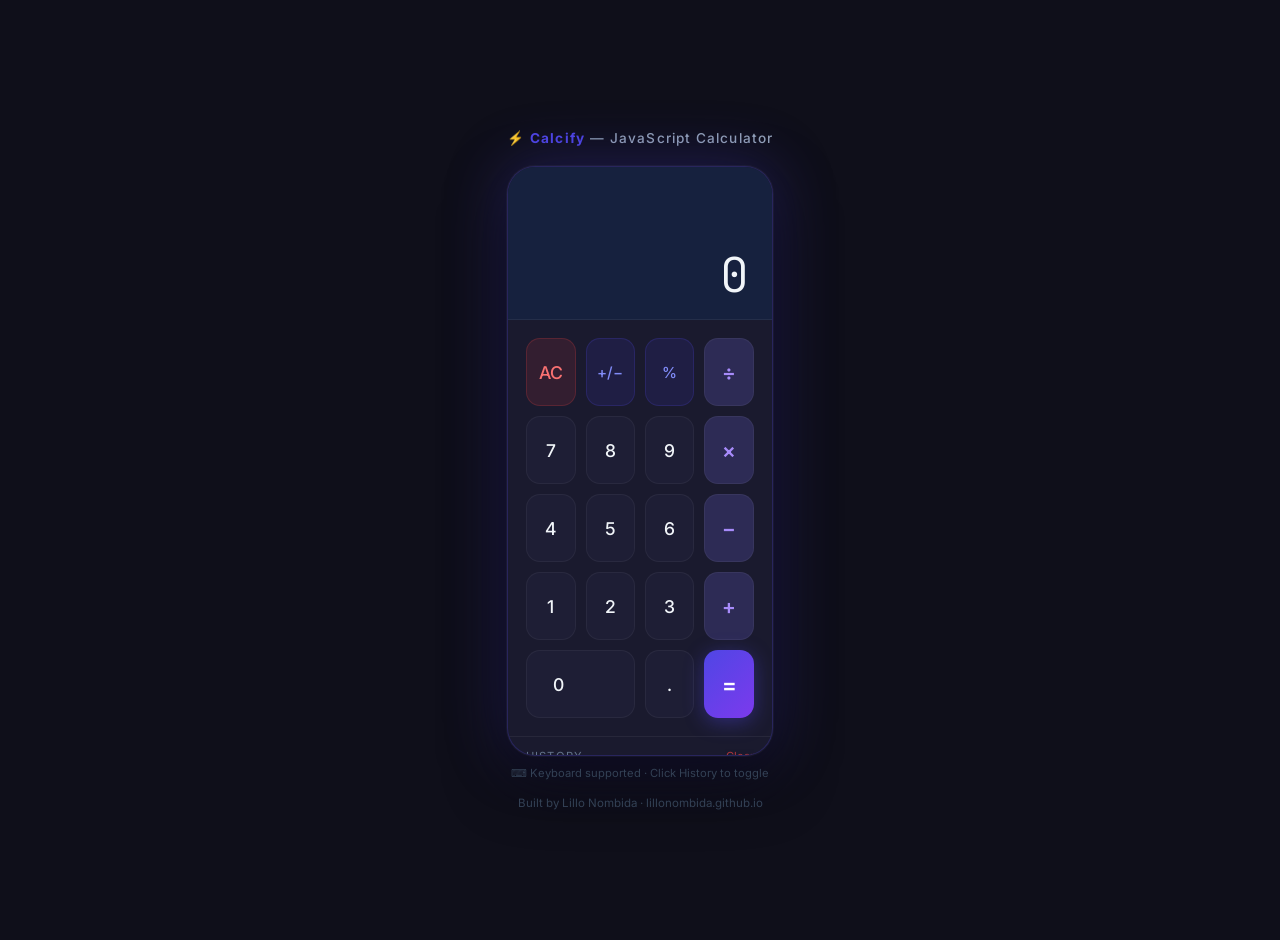
<file: index.html>
<!DOCTYPE html>
<html lang="en">
<head>
  <meta charset="UTF-8"/>
  <meta name="viewport" content="width=device-width, initial-scale=1.0"/>
  <title>Calcify — JavaScript Calculator</title>
  <link href="https://fonts.googleapis.com/css2?family=Inter:wght@300;400;500;600;700&family=JetBrains+Mono:wght@300;400;500&display=swap" rel="stylesheet"/>
  <style>
    *, *::before, *::after { box-sizing: border-box; margin: 0; padding: 0; }

    :root {
      --bg:          #0f0f1a;
      --surface:     #1a1a2e;
      --surface2:    #16213e;
      --accent:      #4f46e5;
      --accent2:     #7c3aed;
      --accent-glow: rgba(79,70,229,0.35);
      --op-bg:       #2d2b55;
      --op-hover:    #3d3b75;
      --num-bg:      #1e1e35;
      --num-hover:   #2a2a4a;
      --eq-bg:       linear-gradient(135deg, #4f46e5, #7c3aed);
      --text:        #f1f5f9;
      --text-dim:    #94a3b8;
      --text-history:#64748b;
      --red:         #ef4444;
      --radius:      16px;
      --btn-radius:  14px;
    }

    html, body {
      min-height: 100vh;
      background: var(--bg);
      display: flex;
      flex-direction: column;
      align-items: center;
      justify-content: center;
      font-family: 'Inter', sans-serif;
      padding: 20px 16px;
    }

    /* ── BRAND ── */
    .brand {
      font-size: 0.85rem;
      color: var(--text-dim);
      letter-spacing: 0.08em;
      margin-bottom: 20px;
      font-weight: 500;
    }

    .brand strong { color: var(--accent); }

    /* ── SHELL ── */
    .calc {
      width: 100%;
      max-width: 360px;
      background: var(--surface);
      border-radius: 28px;
      border: 1px solid rgba(79,70,229,0.25);
      box-shadow:
        0 0 0 1px rgba(255,255,255,0.04),
        0 24px 60px rgba(0,0,0,0.6),
        0 0 60px var(--accent-glow);
      overflow: hidden;
    }

    /* ── DISPLAY ── */
    .display {
      background: var(--surface2);
      padding: 28px 24px 20px;
      border-bottom: 1px solid rgba(255,255,255,0.06);
      min-height: 140px;
      display: flex;
      flex-direction: column;
      justify-content: flex-end;
    }

    .history {
      font-family: 'JetBrains Mono', monospace;
      font-size: 0.8rem;
      color: var(--text-history);
      min-height: 20px;
      text-align: right;
      margin-bottom: 8px;
      letter-spacing: 0.02em;
      overflow: hidden;
      text-overflow: ellipsis;
      white-space: nowrap;
    }

    .expression {
      font-family: 'JetBrains Mono', monospace;
      font-size: 0.9rem;
      color: var(--text-dim);
      text-align: right;
      min-height: 22px;
      margin-bottom: 6px;
      letter-spacing: 0.02em;
      overflow: hidden;
      text-overflow: ellipsis;
      white-space: nowrap;
    }

    .main-display {
      font-family: 'JetBrains Mono', monospace;
      font-size: 3rem;
      font-weight: 300;
      color: var(--text);
      text-align: right;
      line-height: 1;
      letter-spacing: -0.02em;
      overflow: hidden;
      text-overflow: ellipsis;
      white-space: nowrap;
      transition: font-size 0.1s;
    }

    .main-display.small  { font-size: 2.2rem; }
    .main-display.xsmall { font-size: 1.6rem; }

    /* ── BUTTON GRID ── */
    .buttons {
      display: grid;
      grid-template-columns: repeat(4, 1fr);
      gap: 10px;
      padding: 18px;
    }

    .btn {
      background: var(--num-bg);
      border: 1px solid rgba(255,255,255,0.05);
      border-radius: var(--btn-radius);
      color: var(--text);
      font-family: 'Inter', sans-serif;
      font-size: 1.1rem;
      font-weight: 500;
      cursor: pointer;
      padding: 0;
      height: 68px;
      display: flex;
      align-items: center;
      justify-content: center;
      transition: background 0.12s, transform 0.08s, box-shadow 0.12s;
      position: relative;
      overflow: hidden;
      user-select: none;
      -webkit-tap-highlight-color: transparent;
    }

    .btn::after {
      content: '';
      position: absolute;
      inset: 0;
      background: rgba(255,255,255,0);
      transition: background 0.12s;
      border-radius: inherit;
    }

    .btn:hover { background: var(--num-hover); }
    .btn:hover::after { background: rgba(255,255,255,0.04); }
    .btn:active { transform: scale(0.94); }

    /* Operator buttons */
    .btn.op {
      background: var(--op-bg);
      color: #a78bfa;
      font-size: 1.3rem;
      font-weight: 600;
    }
    .btn.op:hover { background: var(--op-hover); }

    /* Clear / special */
    .btn.clear {
      background: rgba(239,68,68,0.12);
      color: #f87171;
      border-color: rgba(239,68,68,0.2);
    }
    .btn.clear:hover { background: rgba(239,68,68,0.22); }

    .btn.special {
      background: rgba(79,70,229,0.12);
      color: #818cf8;
      border-color: rgba(79,70,229,0.2);
      font-size: 0.95rem;
    }
    .btn.special:hover { background: rgba(79,70,229,0.22); }

    /* Equals */
    .btn.eq {
      background: var(--eq-bg);
      color: #fff;
      font-size: 1.4rem;
      font-weight: 600;
      border: none;
      box-shadow: 0 4px 20px rgba(79,70,229,0.4);
      grid-column: span 1;
    }
    .btn.eq:hover { box-shadow: 0 4px 28px rgba(79,70,229,0.6); filter: brightness(1.1); }

    /* Zero spans 2 cols */
    .btn.zero { grid-column: span 2; justify-content: flex-start; padding-left: 26px; }

    /* Ripple effect */
    .ripple {
      position: absolute;
      border-radius: 50%;
      background: rgba(255,255,255,0.18);
      transform: scale(0);
      animation: ripple 0.4s linear;
      pointer-events: none;
    }
    @keyframes ripple {
      to { transform: scale(4); opacity: 0; }
    }

    /* ── HISTORY PANEL ── */
    .history-panel {
      border-top: 1px solid rgba(255,255,255,0.06);
      padding: 0 18px 18px;
      max-height: 0;
      overflow: hidden;
      transition: max-height 0.3s ease;
    }
    .history-panel.open { max-height: 200px; }

    .history-title {
      font-size: 0.7rem;
      color: var(--text-history);
      text-transform: uppercase;
      letter-spacing: 0.1em;
      padding: 12px 0 8px;
      display: flex;
      justify-content: space-between;
      align-items: center;
    }

    .history-clear {
      background: none;
      border: none;
      color: var(--red);
      font-size: 0.7rem;
      cursor: pointer;
      font-family: 'Inter', sans-serif;
      opacity: 0.7;
      transition: opacity 0.2s;
    }
    .history-clear:hover { opacity: 1; }

    .history-list {
      list-style: none;
      overflow-y: auto;
      max-height: 140px;
      scrollbar-width: thin;
      scrollbar-color: rgba(255,255,255,0.1) transparent;
    }

    .history-list li {
      font-family: 'JetBrains Mono', monospace;
      font-size: 0.8rem;
      color: var(--text-history);
      padding: 5px 0;
      border-bottom: 1px solid rgba(255,255,255,0.04);
      cursor: pointer;
      transition: color 0.15s;
      text-align: right;
    }
    .history-list li:hover { color: var(--text-dim); }
    .history-list li span { color: var(--text); font-weight: 500; }

    /* ── FOOTER ── */
    .footer {
      margin-top: 16px;
      font-size: 0.72rem;
      color: #334155;
      text-align: center;
    }

    /* ── KEYBOARD HINT ── */
    .kb-hint {
      margin-top: 10px;
      font-size: 0.7rem;
      color: #334155;
      text-align: center;
    }

    @media (max-width: 400px) {
      .btn { height: 60px; font-size: 1rem; }
      .main-display { font-size: 2.6rem; }
    }
  </style>
</head>
<body>

  <div class="brand">⚡ <strong>Calcify</strong> — JavaScript Calculator</div>

  <div class="calc" id="calc">

    <!-- Display -->
    <div class="display">
      <div class="history" id="historyLine"></div>
      <div class="expression" id="expressionLine"></div>
      <div class="main-display" id="mainDisplay">0</div>
    </div>

    <!-- Buttons -->
    <div class="buttons">
      <!-- Row 1 -->
      <button class="btn clear"    data-action="clear">AC</button>
      <button class="btn special"  data-action="sign">+/−</button>
      <button class="btn special"  data-action="percent">%</button>
      <button class="btn op"       data-action="op" data-val="÷">÷</button>

      <!-- Row 2 -->
      <button class="btn"          data-action="num" data-val="7">7</button>
      <button class="btn"          data-action="num" data-val="8">8</button>
      <button class="btn"          data-action="num" data-val="9">9</button>
      <button class="btn op"       data-action="op"  data-val="×">×</button>

      <!-- Row 3 -->
      <button class="btn"          data-action="num" data-val="4">4</button>
      <button class="btn"          data-action="num" data-val="5">5</button>
      <button class="btn"          data-action="num" data-val="6">6</button>
      <button class="btn op"       data-action="op"  data-val="−">−</button>

      <!-- Row 4 -->
      <button class="btn"          data-action="num" data-val="1">1</button>
      <button class="btn"          data-action="num" data-val="2">2</button>
      <button class="btn"          data-action="num" data-val="3">3</button>
      <button class="btn op"       data-action="op"  data-val="+">+</button>

      <!-- Row 5 -->
      <button class="btn zero"     data-action="num" data-val="0">0</button>
      <button class="btn"          data-action="decimal">.</button>
      <button class="btn eq"       data-action="equals">=</button>
    </div>

    <!-- History Panel -->
    <div class="history-panel" id="historyPanel">
      <div class="history-title">
        History
        <button class="history-clear" onclick="clearHistory()">Clear</button>
      </div>
      <ul class="history-list" id="historyList"></ul>
    </div>

  </div>

  <div class="kb-hint">⌨ Keyboard supported · Click History to toggle</div>
  <div class="footer">Built by Lillo Nombida · lillonombida.github.io</div>

<script>
  // ── STATE ──
  let current    = '0';
  let previous   = '';
  let operator   = null;
  let shouldReset = false;
  let history    = [];
  let histOpen   = false;

  // ── DOM ──
  const mainDisplay   = document.getElementById('mainDisplay');
  const expressionLine = document.getElementById('expressionLine');
  const historyLine   = document.getElementById('historyLine');
  const historyPanel  = document.getElementById('historyPanel');
  const historyList   = document.getElementById('historyList');

  // ── DISPLAY ──
  function updateDisplay() {
    // Scale font based on length
    const len = current.length;
    mainDisplay.className = 'main-display' + (len > 12 ? ' xsmall' : len > 9 ? ' small' : '');
    mainDisplay.textContent = formatNumber(current);

    if (operator && previous) {
      expressionLine.textContent = `${formatNumber(previous)} ${operator}`;
    } else {
      expressionLine.textContent = '';
    }
  }

  function formatNumber(n) {
    if (n === 'Error') return 'Error';
    if (n.includes('.')) {
      const [int, dec] = n.split('.');
      return Number(int).toLocaleString() + '.' + dec;
    }
    if (n === '-') return '-';
    const num = parseFloat(n);
    if (isNaN(num)) return n;
    if (Math.abs(num) >= 1e15) return num.toExponential(4);
    return num.toLocaleString();
  }

  // ── NUMBER INPUT ──
  function inputNum(val) {
    if (shouldReset) { current = val === '0' ? '0' : val; shouldReset = false; }
    else if (current === '0' && val !== '.') current = val;
    else if (current.length >= 16) return;
    else current += val;
    updateDisplay();
  }

  // ── DECIMAL ──
  function inputDecimal() {
    if (shouldReset) { current = '0.'; shouldReset = false; }
    else if (!current.includes('.')) current += '.';
    updateDisplay();
  }

  // ── OPERATOR ──
  function inputOp(op) {
    if (operator && !shouldReset) calculate(true);
    previous = current;
    operator = op;
    shouldReset = true;
    updateDisplay();
  }

  // ── CALCULATE ──
  function calculate(chain = false) {
    if (!operator || !previous) return;
    const a = parseFloat(previous);
    const b = parseFloat(current);
    let result;

    switch (operator) {
      case '+': result = a + b; break;
      case '−': result = a - b; break;
      case '×': result = a * b; break;
      case '÷': result = b === 0 ? 'Error' : a / b; break;
      default: return;
    }

    const expr = `${formatNumber(previous)} ${operator} ${formatNumber(current)}`;
    const resultStr = result === 'Error' ? 'Error' : parseFloat(result.toPrecision(12)).toString();

    if (!chain) {
      historyLine.textContent = `${expr} =`;
      addToHistory(expr, resultStr);
    }

    current = resultStr;
    if (!chain) { previous = ''; operator = null; }
    shouldReset = true;
    updateDisplay();
  }

  // ── CLEAR ──
  function clear() {
    current = '0'; previous = ''; operator = null; shouldReset = false;
    historyLine.textContent = '';
    expressionLine.textContent = '';
    updateDisplay();
  }

  // ── SIGN ──
  function toggleSign() {
    if (current === '0' || current === 'Error') return;
    current = current.startsWith('-') ? current.slice(1) : '-' + current;
    updateDisplay();
  }

  // ── PERCENT ──
  function percent() {
    if (current === 'Error') return;
    current = (parseFloat(current) / 100).toString();
    updateDisplay();
  }

  // ── HISTORY ──
  function addToHistory(expr, result) {
    history.unshift({ expr, result });
    if (history.length > 20) history.pop();
    renderHistory();
  }

  function renderHistory() {
    historyList.innerHTML = history.map((h, i) =>
      `<li onclick="recallHistory(${i})">${h.expr} = <span>${formatNumber(h.result)}</span></li>`
    ).join('');
  }

  function recallHistory(i) {
    current = history[i].result;
    shouldReset = true;
    updateDisplay();
  }

  function clearHistory() {
    history = [];
    historyList.innerHTML = '';
  }

  // ── TOGGLE HISTORY ──
  document.querySelector('.display').addEventListener('click', () => {
    histOpen = !histOpen;
    historyPanel.classList.toggle('open', histOpen);
  });

  // ── RIPPLE ──
  function addRipple(btn, e) {
    const rect = btn.getBoundingClientRect();
    const r = document.createElement('span');
    r.className = 'ripple';
    const size = Math.max(rect.width, rect.height);
    r.style.cssText = `width:${size}px;height:${size}px;left:${e.clientX-rect.left-size/2}px;top:${e.clientY-rect.top-size/2}px`;
    btn.appendChild(r);
    setTimeout(() => r.remove(), 400);
  }

  // ── BUTTON EVENTS ──
  document.querySelectorAll('.btn').forEach(btn => {
    btn.addEventListener('click', e => {
      addRipple(btn, e);
      const action = btn.dataset.action;
      const val    = btn.dataset.val;
      switch (action) {
        case 'num':     inputNum(val); break;
        case 'op':      inputOp(val); break;
        case 'equals':  calculate(); break;
        case 'clear':   clear(); break;
        case 'sign':    toggleSign(); break;
        case 'percent': percent(); break;
        case 'decimal': inputDecimal(); break;
      }
    });
  });

  // ── KEYBOARD ──
  document.addEventListener('keydown', e => {
    if (e.key >= '0' && e.key <= '9') inputNum(e.key);
    else if (e.key === '.') inputDecimal();
    else if (e.key === '+') inputOp('+');
    else if (e.key === '-') inputOp('−');
    else if (e.key === '*') inputOp('×');
    else if (e.key === '/') { e.preventDefault(); inputOp('÷'); }
    else if (e.key === 'Enter' || e.key === '=') calculate();
    else if (e.key === 'Escape') clear();
    else if (e.key === 'Backspace') {
      if (current.length > 1) current = current.slice(0,-1);
      else current = '0';
      updateDisplay();
    }
    else if (e.key === '%') percent();
  });

  // ── INIT ──
  updateDisplay();
</script>
</body>
</html>
</file>
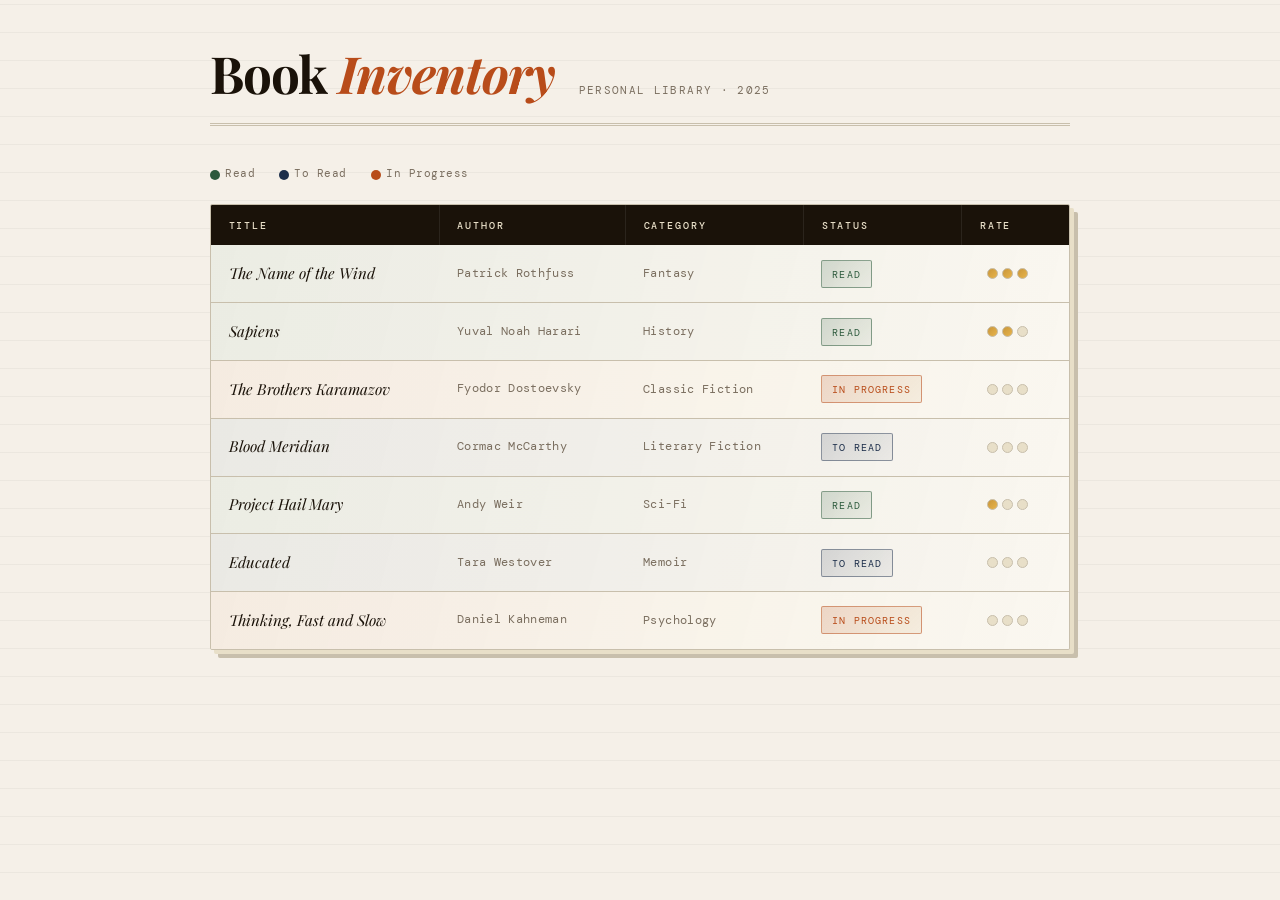
<file: book-inventory.html>
<!DOCTYPE html>
<html lang="en">
<head>
  <meta charset="UTF-8" />
  <meta name="viewport" content="width=device-width, initial-scale=1.0" />
  <title>Book Inventory</title>
  <link href="https://fonts.googleapis.com/css2?family=Playfair+Display:ital,wght@0,400;0,700;1,400&family=Libre+Baskerville:ital@0;1&family=DM+Mono:wght@400;500&display=swap" rel="stylesheet" />
  <style>
    :root {
      --ink: #1a1209;
      --paper: #f5f0e8;
      --aged: #e8dfc8;
      --rust: #b84c1a;
      --forest: #2d5a3d;
      --navy: #1c2e4a;
      --gold: #c9963a;
      --muted: #7a6e5f;
      --rule: #c8bfac;
    }

    *, *::before, *::after { box-sizing: border-box; margin: 0; padding: 0; }

    body {
      background-color: var(--paper);
      background-image:
        repeating-linear-gradient(
          0deg,
          transparent,
          transparent 27px,
          rgba(0,0,0,0.04) 27px,
          rgba(0,0,0,0.04) 28px
        );
      font-family: 'Libre Baskerville', Georgia, serif;
      color: var(--ink);
      min-height: 100vh;
      padding: 3rem 2rem 5rem;
    }

    /* ── Page header ── */
    .page-header {
      max-width: 860px;
      margin: 0 auto 2.5rem;
      border-bottom: 3px double var(--rule);
      padding-bottom: 1.5rem;
      display: flex;
      align-items: baseline;
      gap: 1.5rem;
    }

    h1 {
      font-family: 'Playfair Display', Georgia, serif;
      font-size: clamp(2rem, 5vw, 3.2rem);
      font-weight: 700;
      letter-spacing: -0.02em;
      color: var(--ink);
      line-height: 1;
    }

    h1 em {
      font-style: italic;
      color: var(--rust);
    }

    .subtitle {
      font-family: 'DM Mono', monospace;
      font-size: 0.7rem;
      color: var(--muted);
      letter-spacing: 0.12em;
      text-transform: uppercase;
      white-space: nowrap;
    }

    /* ── Legend ── */
    .legend {
      max-width: 860px;
      margin: 0 auto 1.5rem;
      display: flex;
      gap: 1.5rem;
      font-family: 'DM Mono', monospace;
      font-size: 0.68rem;
      color: var(--muted);
      letter-spacing: 0.05em;
    }

    .legend-dot {
      width: 10px;
      height: 10px;
      border-radius: 50%;
      display: inline-block;
      margin-right: 5px;
      vertical-align: middle;
    }

    /* ── Table wrapper ── */
    .table-wrap {
      max-width: 860px;
      margin: 0 auto;
      border: 1px solid var(--rule);
      border-radius: 2px;
      overflow: hidden;
      box-shadow: 4px 4px 0 var(--aged), 8px 8px 0 var(--rule);
    }

    table {
      width: 100%;
      border-collapse: collapse;
      background: #faf7f0;
    }

    thead tr {
      background: var(--ink);
    }

    thead th {
      font-family: 'DM Mono', monospace;
      font-size: 0.65rem;
      letter-spacing: 0.18em;
      text-transform: uppercase;
      color: var(--aged);
      padding: 0.85rem 1.1rem;
      text-align: left;
      font-weight: 500;
      border-right: 1px solid rgba(255,255,255,0.08);
    }

    thead th:last-child { border-right: none; }

    tbody tr {
      border-bottom: 1px solid var(--rule);
      transition: filter 0.15s;
    }

    tbody tr:last-child { border-bottom: none; }
    tbody tr:hover { filter: brightness(0.97); }

    td {
      padding: 0.9rem 1.1rem;
      vertical-align: middle;
      font-size: 0.88rem;
      line-height: 1.4;
    }

    td:first-child {
      font-family: 'Playfair Display', Georgia, serif;
      font-style: italic;
      font-size: 0.95rem;
    }

    td:nth-child(2) {
      font-family: 'DM Mono', monospace;
      font-size: 0.72rem;
      color: var(--muted);
      letter-spacing: 0.03em;
    }

    td:nth-child(3) {
      font-size: 0.78rem;
      color: var(--muted);
      font-family: 'DM Mono', monospace;
      letter-spacing: 0.03em;
    }

    /* ── Row status background gradients (attribute selectors) ── */
    tr[class~="read"] {
      background-image: linear-gradient(
        105deg,
        rgba(45, 90, 61, 0.07) 0%,
        rgba(45, 90, 61, 0.03) 60%,
        rgba(45, 90, 61, 0.0) 100%
      );
    }

    tr[class~="to-read"] {
      background-image: linear-gradient(
        105deg,
        rgba(28, 46, 74, 0.07) 0%,
        rgba(28, 46, 74, 0.03) 60%,
        rgba(28, 46, 74, 0.0) 100%
      );
    }

    tr[class~="in-progress"] {
      background-image: linear-gradient(
        105deg,
        rgba(184, 76, 26, 0.07) 0%,
        rgba(201, 150, 58, 0.03) 60%,
        rgba(201, 150, 58, 0.0) 100%
      );
    }

    /* ── Span display ── */
    span {
      display: inline-block;
    }

    /* ── Status + Rate span sizing (attribute selector: class starts with) ── */
    span[class~="status"],
    span[class^="rate"] {
      height: 28px;
      width: auto;
      padding: 0 10px;
    }

    /* ── Status badges ── */
    span[class~="status"] {
      font-family: 'DM Mono', monospace;
      font-size: 0.6rem;
      letter-spacing: 0.12em;
      text-transform: uppercase;
      line-height: 28px;
      border-radius: 2px;
      white-space: nowrap;
    }

    tr[class~="read"] span[class~="status"] {
      border: 1px solid rgba(45, 90, 61, 0.5);
      background-image: linear-gradient(135deg, rgba(45,90,61,0.18) 0%, rgba(45,90,61,0.06) 100%);
      color: var(--forest);
    }

    tr[class~="to-read"] span[class~="status"] {
      border: 1px solid rgba(28, 46, 74, 0.45);
      background-image: linear-gradient(135deg, rgba(28,46,74,0.15) 0%, rgba(28,46,74,0.05) 100%);
      color: var(--navy);
    }

    tr[class~="in-progress"] span[class~="status"] {
      border: 1px solid rgba(184, 76, 26, 0.5);
      background-image: linear-gradient(135deg, rgba(184,76,26,0.18) 0%, rgba(201,150,58,0.08) 100%);
      color: var(--rust);
    }

    /* ── Rate container ── */
    span[class^="rate"] {
      display: inline-flex;
      align-items: center;
      gap: 0;
      padding: 0 6px;
      width: auto;
    }

    /* ── Rate dots (children of rate spans) ── */
    span[class^="rate"] > span {
      border: 1.5px solid var(--rule);
      border-radius: 50%;
      margin: 0 2px;
      height: 11px;
      width: 11px;
      background-color: var(--aged);
    }

    /* ── Filled dots by rating ── */
    span[class~="one"] > span:first-child {
      background-image: linear-gradient(135deg, var(--gold) 0%, #e8b44a 100%);
    }

    span[class*="two"] > span:nth-child(-n+2) {
      background-image: linear-gradient(135deg, var(--gold) 0%, #e8b44a 100%);
    }

    span[class*="three"] > span {
      background-image: linear-gradient(135deg, var(--gold) 0%, #e8b44a 100%);
    }

  </style>
</head>
<body>

  <header class="page-header">
    <h1>Book <em>Inventory</em></h1>
    <span class="subtitle">Personal Library · 2025</span>
  </header>

  <div class="legend">
    <span><span class="legend-dot" style="background:var(--forest)"></span>Read</span>
    <span><span class="legend-dot" style="background:var(--navy)"></span>To Read</span>
    <span><span class="legend-dot" style="background:var(--rust)"></span>In Progress</span>
  </div>

  <div class="table-wrap">
    <table>
      <thead>
        <tr>
          <th>Title</th>
          <th>Author</th>
          <th>Category</th>
          <th>Status</th>
          <th>Rate</th>
        </tr>
      </thead>
      <tbody>

        <tr class="read">
          <td>The Name of the Wind</td>
          <td>Patrick Rothfuss</td>
          <td>Fantasy</td>
          <td><span class="status">Read</span></td>
          <td>
            <span class="rate three">
              <span></span><span></span><span></span>
            </span>
          </td>
        </tr>

        <tr class="read">
          <td>Sapiens</td>
          <td>Yuval Noah Harari</td>
          <td>History</td>
          <td><span class="status">Read</span></td>
          <td>
            <span class="rate two">
              <span></span><span></span><span></span>
            </span>
          </td>
        </tr>

        <tr class="in-progress">
          <td>The Brothers Karamazov</td>
          <td>Fyodor Dostoevsky</td>
          <td>Classic Fiction</td>
          <td><span class="status">In Progress</span></td>
          <td>
            <span class="rate">
              <span></span><span></span><span></span>
            </span>
          </td>
        </tr>

        <tr class="to-read">
          <td>Blood Meridian</td>
          <td>Cormac McCarthy</td>
          <td>Literary Fiction</td>
          <td><span class="status">To Read</span></td>
          <td>
            <span class="rate">
              <span></span><span></span><span></span>
            </span>
          </td>
        </tr>

        <tr class="read">
          <td>Project Hail Mary</td>
          <td>Andy Weir</td>
          <td>Sci-Fi</td>
          <td><span class="status">Read</span></td>
          <td>
            <span class="rate one">
              <span></span><span></span><span></span>
            </span>
          </td>
        </tr>

        <tr class="to-read">
          <td>Educated</td>
          <td>Tara Westover</td>
          <td>Memoir</td>
          <td><span class="status">To Read</span></td>
          <td>
            <span class="rate">
              <span></span><span></span><span></span>
            </span>
          </td>
        </tr>

        <tr class="in-progress">
          <td>Thinking, Fast and Slow</td>
          <td>Daniel Kahneman</td>
          <td>Psychology</td>
          <td><span class="status">In Progress</span></td>
          <td>
            <span class="rate">
              <span></span><span></span><span></span>
            </span>
          </td>
        </tr>

      </tbody>
    </table>
  </div>

</body>
</html>
</file>
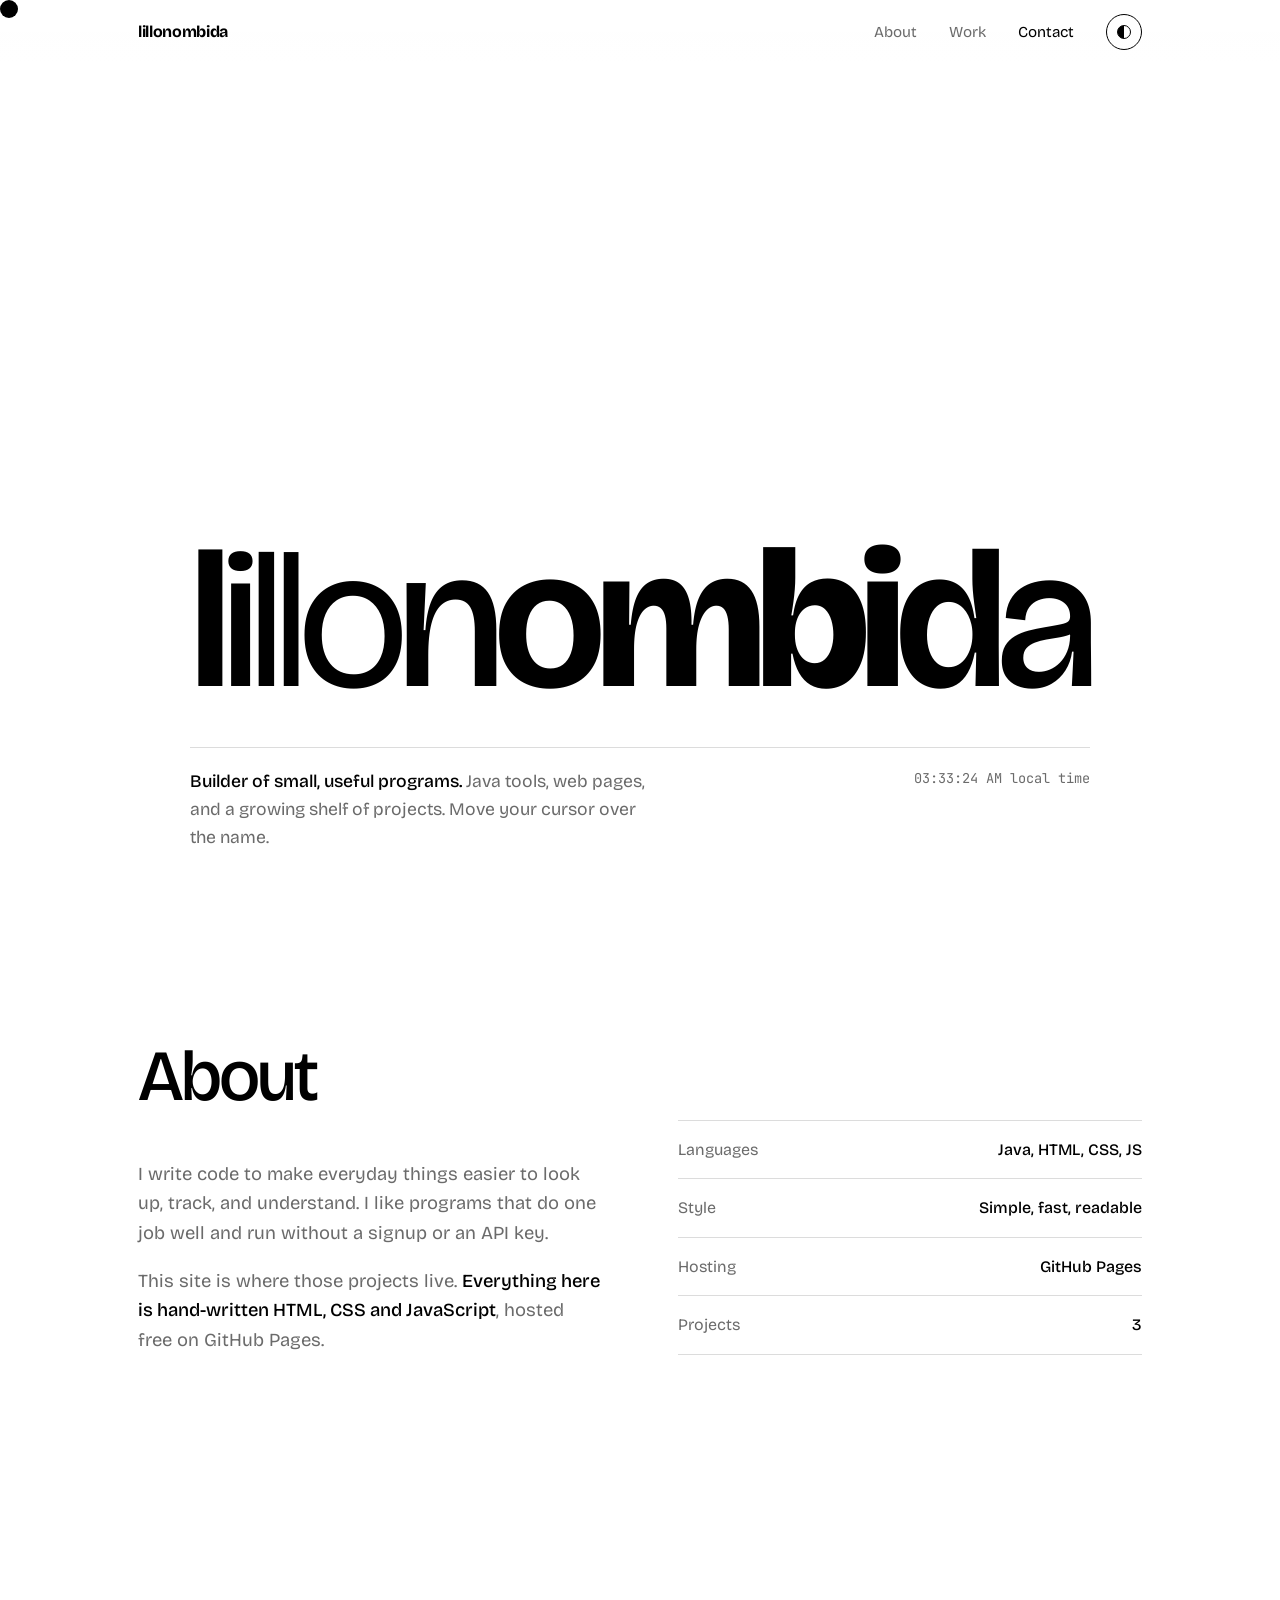
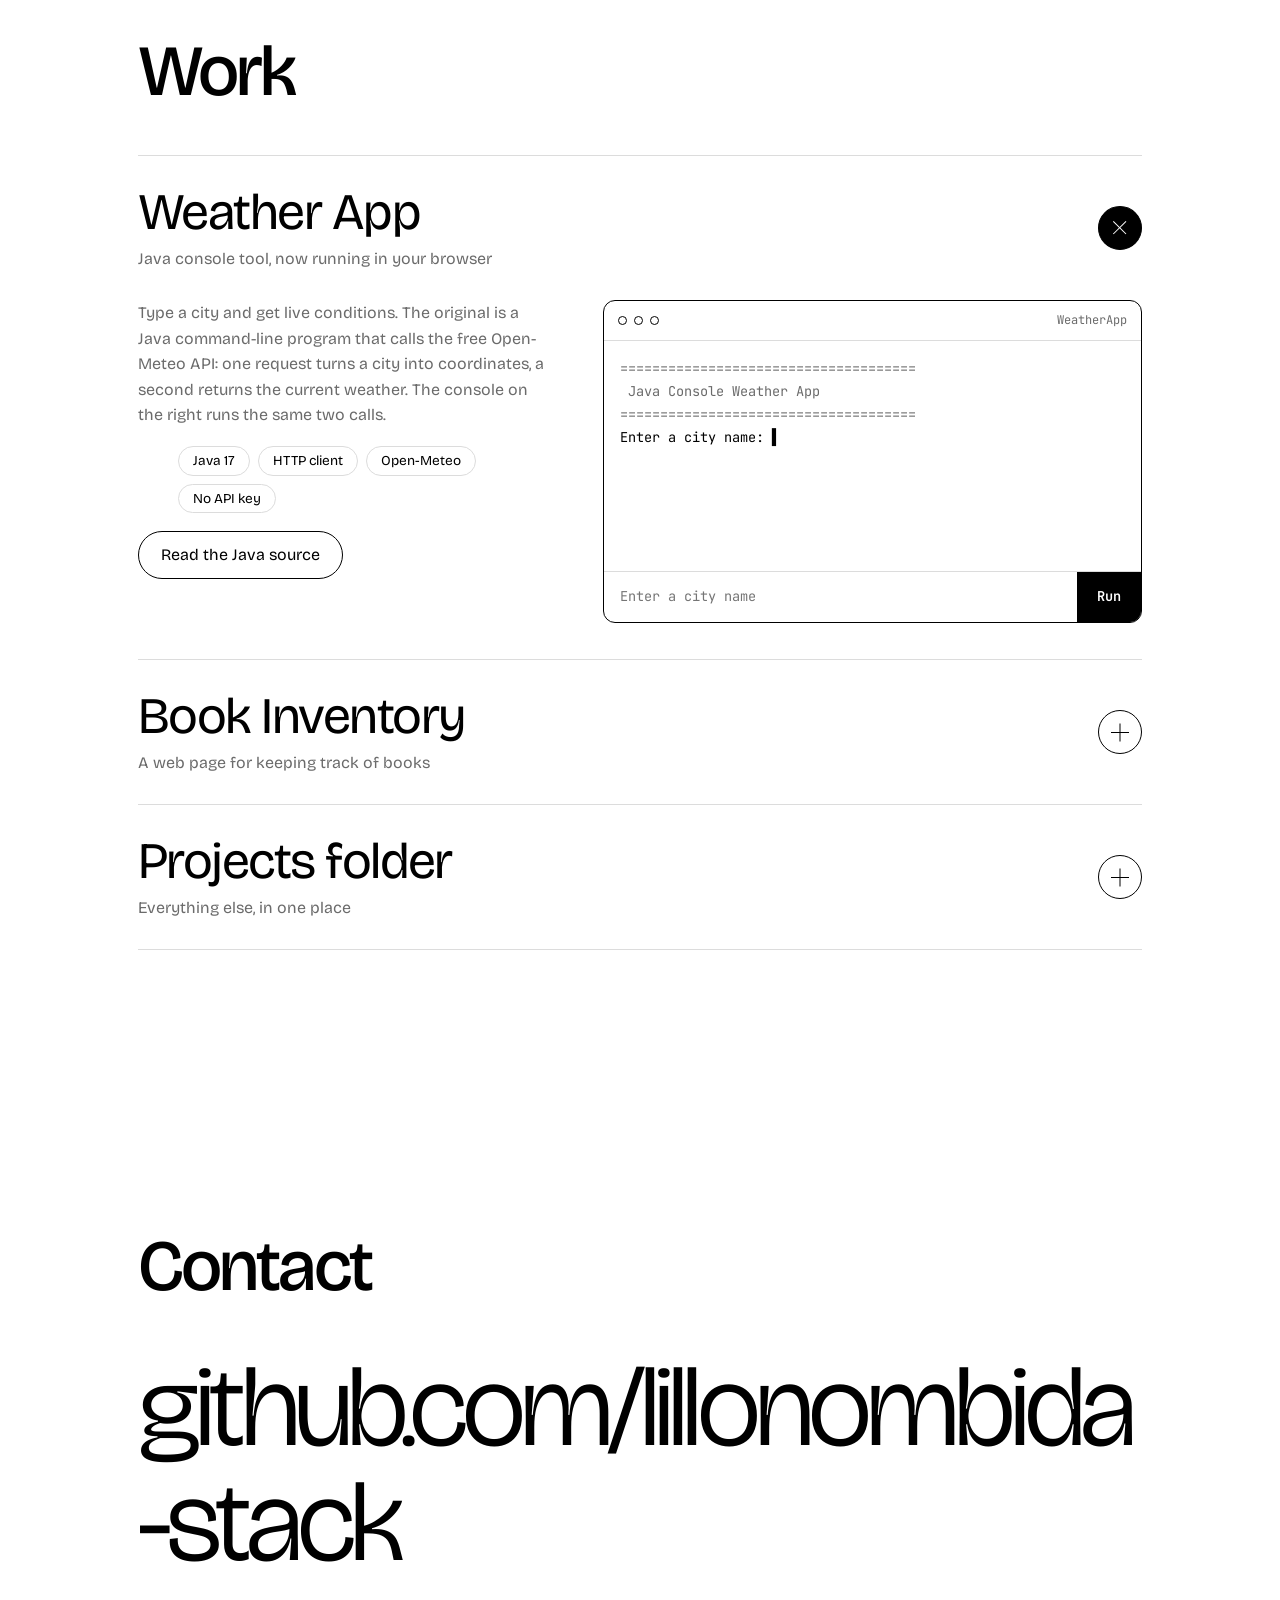
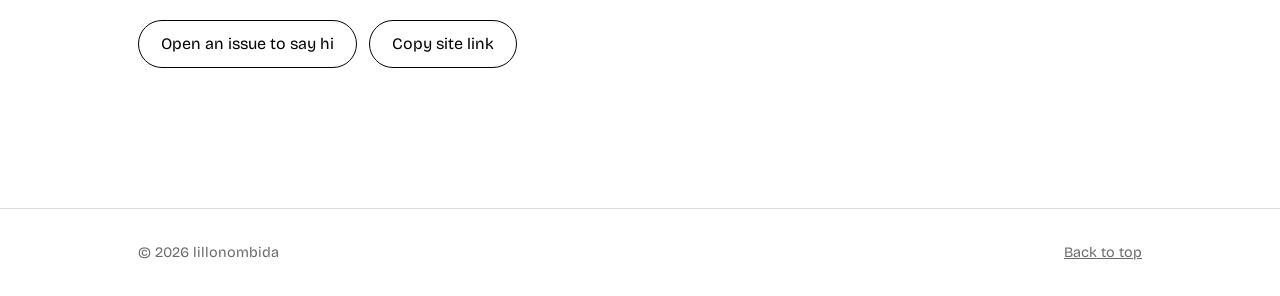
<file: lillonombida personal site.html>
<!DOCTYPE html>
<html lang="en" data-theme="dark">
<head>
<meta charset="utf-8">
<meta name="viewport" content="width=device-width, initial-scale=1, viewport-fit=cover">
<title>lillonombida</title>
<meta name="description" content="Personal site and projects of lillonombida.">
<link rel="preconnect" href="https://fonts.googleapis.com">
<link rel="preconnect" href="https://fonts.gstatic.com" crossorigin>
<link href="https://fonts.googleapis.com/css2?family=Bricolage+Grotesque:opsz,wght@12..96,200..800&family=JetBrains+Mono:wght@400;600&display=swap" rel="stylesheet">
<style>
:root{--bg:#000;--fg:#fff;--mute:#8a8a8a;--line:#2a2a2a;--sans:'Bricolage Grotesque',system-ui,sans-serif;--mono:'JetBrains Mono',ui-monospace,Menlo,monospace}
:root[data-theme=light]{--bg:#fff;--fg:#000;--mute:#6b6b6b;--line:#dcdcdc}
*{box-sizing:border-box;margin:0}
html{scroll-behavior:smooth;scroll-padding-top:72px}
body{background:var(--bg);color:var(--fg);font-family:var(--sans);line-height:1.6;transition:background .5s,color .5s;overflow-x:hidden}
a{color:inherit}
:focus-visible{outline:2px solid var(--fg);outline-offset:4px}
.wrap{max-width:1100px;margin:0 auto;padding:0 clamp(20px,5vw,48px)}
#bar{position:fixed;top:0;left:0;height:2px;background:var(--fg);width:0;z-index:30}
header{position:fixed;top:0;left:0;right:0;z-index:20;padding-top:env(safe-area-inset-top,0);background:linear-gradient(var(--bg),transparent)}
nav{display:flex;justify-content:space-between;align-items:center;height:64px}
.logo{font-weight:700;text-decoration:none;letter-spacing:-.02em}
nav ul{display:flex;gap:clamp(14px,3vw,32px);list-style:none;padding:0;align-items:center}
nav a.l{text-decoration:none;color:var(--mute);font-size:.95rem;transition:color .2s}
nav a.l:hover,nav a.l.on{color:var(--fg)}
.tog{background:none;border:1px solid var(--fg);color:var(--fg);width:36px;height:36px;border-radius:50%;cursor:pointer;display:grid;place-items:center;transition:transform .4s}
.tog:hover{transform:rotate(180deg)}
.tog i{width:14px;height:14px;border-radius:50%;background:linear-gradient(90deg,var(--fg) 50%,transparent 50%);border:1px solid var(--fg)}
section{padding:clamp(72px,12vw,140px) 0}
.hero{min-height:100svh;display:flex;flex-direction:column;justify-content:flex-end;padding:120px 0 48px}
h1{font-size:clamp(3rem,15.5vw,13rem);line-height:.9;letter-spacing:-.05em;font-weight:300;word-break:break-all;user-select:none}
h1 span{display:inline-block;font-variation-settings:'wght' 300;transition:font-variation-settings .15s}
.sub{display:flex;justify-content:space-between;flex-wrap:wrap;gap:20px;margin-top:36px;padding-top:20px;border-top:1px solid var(--line);color:var(--mute)}
.sub p{max-width:42ch;font-size:1.1rem}
.sub b{color:var(--fg);font-weight:500}
.clock{font-family:var(--mono);font-size:.85rem}
h2{font-size:clamp(2rem,6vw,4.5rem);letter-spacing:-.04em;line-height:1;font-weight:500;margin-bottom:48px}
.about{display:grid;grid-template-columns:1fr 1fr;gap:clamp(24px,6vw,80px)}
.about p{color:var(--mute);font-size:1.15rem;max-width:52ch}
.about p+p{margin-top:1em}
.about strong{color:var(--fg);font-weight:500}
.stats{display:grid;gap:0;border-top:1px solid var(--line)}
.stats div{display:flex;justify-content:space-between;padding:16px 0;border-bottom:1px solid var(--line)}
.stats dt{color:var(--mute)}
.stats dd{font-weight:500}
.proj{border-top:1px solid var(--line)}
.proj:last-child{border-bottom:1px solid var(--line)}
.ph{width:100%;background:none;border:0;color:inherit;font:inherit;text-align:left;cursor:pointer;display:grid;grid-template-columns:1fr auto;align-items:center;gap:16px;padding:28px 0;transition:padding .35s}
.ph:hover{padding-left:16px}
.ph h3{font-size:clamp(1.6rem,4.5vw,3.2rem);font-weight:400;letter-spacing:-.03em;line-height:1.1}
.ph small{display:block;color:var(--mute);font-size:1rem;margin-top:6px}
.plus{width:44px;height:44px;border:1px solid var(--fg);border-radius:50%;position:relative;transition:transform .4s,background .3s}
.plus:before,.plus:after{content:"";position:absolute;inset:50% 12px auto;height:1px;background:var(--fg);transition:background .3s}
.plus:after{transform:rotate(90deg)}
.proj.open .plus{transform:rotate(135deg);background:var(--fg)}
.proj.open .plus:before,.proj.open .plus:after{background:var(--bg)}
.pb{display:grid;grid-template-rows:0fr;transition:grid-template-rows .5s cubic-bezier(.2,.8,.2,1)}
.proj.open .pb{grid-template-rows:1fr}
.pb>div{overflow:hidden}
.pin{padding:0 0 36px;display:grid;grid-template-columns:1fr 1.3fr;gap:clamp(20px,4vw,56px)}
.pin p{color:var(--mute);max-width:44ch}
.tags{display:flex;flex-wrap:wrap;gap:8px;margin:18px 0}
.tags li{list-style:none;border:1px solid var(--line);border-radius:99px;padding:3px 14px;font-size:.85rem}
.btn{display:inline-block;border:1px solid var(--fg);padding:10px 22px;border-radius:99px;text-decoration:none;font-weight:500;background:none;color:var(--fg);cursor:pointer;font:inherit;transition:background .25s,color .25s}
.btn:hover{background:var(--fg);color:var(--bg)}
.term{border:1px solid var(--fg);border-radius:12px;font-family:var(--mono);font-size:.85rem;overflow:hidden;min-width:0}
.tbar{display:flex;gap:7px;padding:10px 14px;border-bottom:1px solid var(--line);align-items:center}
.tbar i{width:9px;height:9px;border-radius:50%;border:1px solid var(--fg)}
.tbar span{margin-left:auto;color:var(--mute);font-size:.75rem}
.tout{padding:16px;min-height:230px;white-space:pre-wrap;overflow-wrap:anywhere;line-height:1.7}
.tout .d{color:var(--mute)}
.tf{display:flex;border-top:1px solid var(--line)}
.tf input{flex:1;min-width:0;background:none;border:0;color:var(--fg);font:inherit;padding:14px 16px}
.tf input:focus{outline:none;background:var(--line)}
.tf button{background:var(--fg);color:var(--bg);border:0;font:inherit;font-weight:600;padding:0 20px;cursor:pointer}
.tf button:disabled{opacity:.5}
.u{background:none;border:1px solid var(--line);color:var(--mute);font:inherit;font-size:.75rem;padding:2px 10px;border-radius:99px;cursor:pointer}
.cur:after{content:"▌";animation:bl 1s steps(1) infinite}
@keyframes bl{50%{opacity:0}}
.big{display:block;font-size:clamp(2rem,9vw,7.5rem);letter-spacing:-.05em;line-height:1;text-decoration:none;font-weight:300;word-break:break-all;transition:letter-spacing .4s,font-weight .4s}
.big:hover{font-weight:700;letter-spacing:-.03em}
.row{display:flex;flex-wrap:wrap;gap:12px;margin-top:40px;align-items:center}
footer{padding:32px 0 calc(32px + env(safe-area-inset-bottom,0));border-top:1px solid var(--line);color:var(--mute);font-size:.9rem}
footer .wrap{display:flex;justify-content:space-between;flex-wrap:wrap;gap:12px}
.rv{opacity:0;transform:translateY(24px);transition:opacity .8s,transform .8s}
.rv.in{opacity:1;transform:none}
#cur{position:fixed;top:0;left:0;width:18px;height:18px;border-radius:50%;background:#fff;mix-blend-mode:difference;pointer-events:none;z-index:50;transition:width .25s,height .25s,margin .25s;display:none}
#cur.big{width:64px;height:64px;margin:-23px 0 0 -23px}
@media(hover:hover) and (pointer:fine){#cur{display:block}}
@media(max-width:760px){.about,.pin{grid-template-columns:1fr}nav .hide{display:none}.ph:hover{padding-left:0}}
@media(prefers-reduced-motion:reduce){*{animation:none!important;transition:none!important}html{scroll-behavior:auto}.rv{opacity:1;transform:none}}
</style>
</head>
<body>
<div id="bar"></div><div id="cur"></div>
<header><div class="wrap"><nav>
<a class="logo" href="#top">lillonombida</a>
<ul>
<li class="hide"><a class="l" href="#about">About</a></li>
<li><a class="l" href="#work">Work</a></li>
<li><a class="l" href="#contact">Contact</a></li>
<li><button class="tog" id="tog" aria-label="Switch between black and white theme"><i></i></button></li>
</ul></nav></div></header>

<main id="top">
<section class="hero"><div class="wrap">
<h1 id="name" aria-label="lillonombida">lillonombida</h1>
<div class="sub">
<p><b>Builder of small, useful programs.</b> Java tools, web pages, and a growing shelf of projects. Move your cursor over the name.</p>
<div class="clock" id="clock" aria-hidden="true"></div>
</div></div></section>

<section id="about"><div class="wrap about">
<div class="rv"><h2>About</h2>
<p>I write code to make everyday things easier to look up, track, and understand. I like programs that do one job well and run without a signup or an API key.</p>
<p>This site is where those projects live. <strong>Everything here is hand-written HTML, CSS and JavaScript</strong>, hosted free on GitHub Pages.</p></div>
<dl class="stats rv" style="align-self:end">
<div><dt>Languages</dt><dd>Java, HTML, CSS, JS</dd></div>
<div><dt>Style</dt><dd>Simple, fast, readable</dd></div>
<div><dt>Hosting</dt><dd>GitHub Pages</dd></div>
<div><dt>Projects</dt><dd id="pc">3</dd></div>
</dl></div></section>

<section id="work"><div class="wrap">
<h2 class="rv">Work</h2>

<article class="proj open rv">
<button class="ph" aria-expanded="true"><div><h3>Weather App</h3><small>Java console tool, now running in your browser</small></div><span class="plus"></span></button>
<div class="pb"><div><div class="pin">
<div><p>Type a city and get live conditions. The original is a Java command-line program that calls the free Open-Meteo API: one request turns a city into coordinates, a second returns the current weather. The console on the right runs the same two calls.</p>
<ul class="tags"><li>Java 17</li><li>HTTP client</li><li>Open-Meteo</li><li>No API key</li></ul>
<a class="btn" href="https://github.com/lillonombida-stack/lillonombida.github.io/blob/main/WeatherApp.java">Read the Java source</a></div>
<div class="term"><div class="tbar"><i></i><i></i><i></i><span>WeatherApp</span></div>
<div class="tout" id="out" aria-live="polite"></div>
<form class="tf" id="f"><input id="city" placeholder="Enter a city name" aria-label="City name" autocomplete="off"><button id="go">Run</button></form></div>
</div></div></div></article>

<article class="proj rv">
<button class="ph" aria-expanded="false"><div><h3>Book Inventory</h3><small>A web page for keeping track of books</small></div><span class="plus"></span></button>
<div class="pb"><div><div class="pin"><div><p>A standalone page in this repository for listing and organising a book collection.</p>
<ul class="tags"><li>HTML</li><li>CSS</li></ul>
<a class="btn" href="book-inventory.html">Open Book Inventory</a></div></div></div></div></article>

<article class="proj rv">
<button class="ph" aria-expanded="false"><div><h3>Projects folder</h3><small>Everything else, in one place</small></div><span class="plus"></span></button>
<div class="pb"><div><div class="pin"><div><p>Smaller experiments and work in progress live in the Projects folder of the repository.</p>
<a class="btn" href="https://github.com/lillonombida-stack/lillonombida.github.io/tree/main/Projects">Browse the folder</a></div></div></div></div></article>
</div></section>

<section id="contact"><div class="wrap">
<h2 class="rv">Contact</h2>
<a class="big rv" href="https://github.com/lillonombida-stack">github.com/<wbr>lillonombida-stack</a>
<div class="row rv">
<a class="btn" href="https://github.com/lillonombida-stack/lillonombida.github.io/issues/new">Open an issue to say hi</a>
<button class="btn" id="copy">Copy site link</button>
</div></div></section>
</main>

<footer><div class="wrap"><span>&copy; <span id="yr"></span> lillonombida</span><a href="#top" id="up">Back to top</a></div></footer>

<script>
(()=>{
const $=s=>document.querySelector(s),$$=s=>[...document.querySelectorAll(s)];
const root=document.documentElement;
/* theme */
try{const t=localStorage.getItem('t');if(t)root.dataset.theme=t;else if(matchMedia('(prefers-color-scheme: light)').matches)root.dataset.theme='light'}catch(e){}
$('#tog').onclick=()=>{const t=root.dataset.theme==='dark'?'light':'dark';root.dataset.theme=t;try{localStorage.setItem('t',t)}catch(e){}};
$('#yr').textContent=new Date().getFullYear();
$('#pc').textContent=$$('.proj').length;
/* clock */
const clk=()=>{$('#clock').textContent=new Date().toLocaleTimeString([], {hour:'2-digit',minute:'2-digit',second:'2-digit'})+' local time'};clk();setInterval(clk,1000);
/* progress + active nav */
const bar=$('#bar'),links=$$('nav a.l');
addEventListener('scroll',()=>{const h=root.scrollHeight-innerHeight;bar.style.width=(scrollY/h*100)+'%'},{passive:true});
const so=new IntersectionObserver(es=>es.forEach(e=>{if(e.isIntersecting)links.forEach(l=>l.classList.toggle('on',l.hash==='#'+e.target.id))}),{rootMargin:'-45% 0px -50% 0px'});
$$('section[id]').forEach(s=>so.observe(s));
/* reveal */
const ro=new IntersectionObserver(es=>es.forEach(e=>{if(e.isIntersecting){e.target.classList.add('in');ro.unobserve(e.target)}}),{threshold:.12});
$$('.rv').forEach(e=>ro.observe(e));
/* name: letters gain weight near the pointer */
const nm=$('#name'),txt=nm.textContent;nm.textContent='';nm.setAttribute('role','img');
const ls=[...txt].map(c=>{const s=document.createElement('span');s.textContent=c;s.setAttribute('aria-hidden','true');nm.append(s);return s});
const still=matchMedia('(prefers-reduced-motion: reduce)').matches;
const wt=(x,y)=>ls.forEach(s=>{const r=s.getBoundingClientRect(),d=Math.hypot(x-(r.left+r.width/2),y-(r.top+r.height/2));
 s.style.fontVariationSettings=`'wght' ${Math.round(300+500*Math.max(0,1-d/220))}`});
if(!still){addEventListener('pointermove',e=>wt(e.clientX,e.clientY));
 let t=0;const intro=()=>{ls.forEach((s,i)=>s.style.fontVariationSettings=`'wght' ${Math.round(550+250*Math.sin(t/14-i*.6))}`);if(t++<110)requestAnimationFrame(intro);else ls.forEach(s=>s.style.fontVariationSettings="'wght' 300")};intro()}
/* cursor */
const cu=$('#cur');
addEventListener('pointermove',e=>{cu.style.transform=`translate(${e.clientX-9}px,${e.clientY-9}px)`});
document.addEventListener('pointerover',e=>cu.classList.toggle('big',!!e.target.closest('a,button,input')));
/* accordion */
$$('.ph').forEach(b=>b.onclick=()=>{const p=b.parentElement,o=!p.classList.contains('open');p.classList.toggle('open',o);b.setAttribute('aria-expanded',o)});
/* copy */
$('#copy').onclick=async e=>{try{await navigator.clipboard.writeText(location.href.split('#')[0]);e.target.textContent='Copied'}catch(_){e.target.textContent='Press Ctrl+C on the address bar'}setTimeout(()=>e.target.textContent='Copy site link',2000)};
/* weather console, mirrors WeatherApp.java */
const out=$('#out'),inp=$('#city'),go=$('#go');
const code=c=>c===0?'Clear sky':[1,2,3].includes(c)?'Partly cloudy':[45,48].includes(c)?'Fog':[51,53,55].includes(c)?'Drizzle':[56,57].includes(c)?'Freezing drizzle':[61,63,65].includes(c)?'Rain':[66,67].includes(c)?'Freezing rain':[71,73,75].includes(c)?'Snow fall':c===77?'Snow grains':[80,81,82].includes(c)?'Rain showers':[85,86].includes(c)?'Snow showers':c===95?'Thunderstorm':[96,99].includes(c)?'Thunderstorm with hail':'Unknown (code '+c+')';
const line='-------------------------------------';
const show=h=>{out.innerHTML=h};
const welcome=()=>show('<span class="d">=====================================\n Java Console Weather App\n=====================================</span>\nEnter a city name: <span class="cur"></span>');
welcome();
$('#f').onsubmit=async e=>{
 e.preventDefault();const q=inp.value.trim();
 if(!q){show('No city entered. Type a city name, for example <b>Durban</b> or <b>Paris</b>.');return}
 go.disabled=true;show('<span class="d">Looking up "'+q.replace(/</g,'&lt;')+'"...</span>');
 try{
  const g=await(await fetch('https://geocoding-api.open-meteo.com/v1/search?name='+encodeURIComponent(q)+'&count=1&language=en&format=json')).json();
  if(!g.results||!g.results.length){show('Could not find a location matching "'+q.replace(/</g,'&lt;')+'". Try a different spelling or add a country.');return}
  const l=g.results[0];
  const w=(await(await fetch(`https://api.open-meteo.com/v1/forecast?latitude=${l.latitude}&longitude=${l.longitude}&current=temperature_2m,relative_humidity_2m,apparent_temperature,wind_speed_10m,weather_code&temperature_unit=celsius&wind_speed_unit=kmh`)).json()).current;
  render(l,w);
 }catch(err){show('Live weather lookups are blocked in this hosted preview. Deploy the file to GitHub Pages and the console works with live Open-Meteo data.')}
 finally{go.disabled=false}
};
let F=false;
function render(l,w){
 const T=v=>(F?v*9/5+32:v).toFixed(1)+(F?'°F':'°C');
 const name=(l.name+(l.country?', '+l.country:'')).replace(/</g,'&lt;');
 show(`Weather for <b>${name}</b>  <button class="u" id="un">${F?'show °C':'show °F'}</button>\n<span class="d">${line}</span>\nTemperature: ${T(w.temperature_2m)}\nFeels like:  ${T(w.apparent_temperature)}\nHumidity:    ${Math.round(w.relative_humidity_2m)}%\nWind speed:  ${w.wind_speed_10m.toFixed(1)} km/h\nConditions:  ${code(w.weather_code)}\n<span class="d">${line}</span>\nCheck another city? <span class="cur"></span>`);
 $('#un').onclick=()=>{F=!F;render(l,w)};
}
})();
</script>
</body>
</html>
</file>
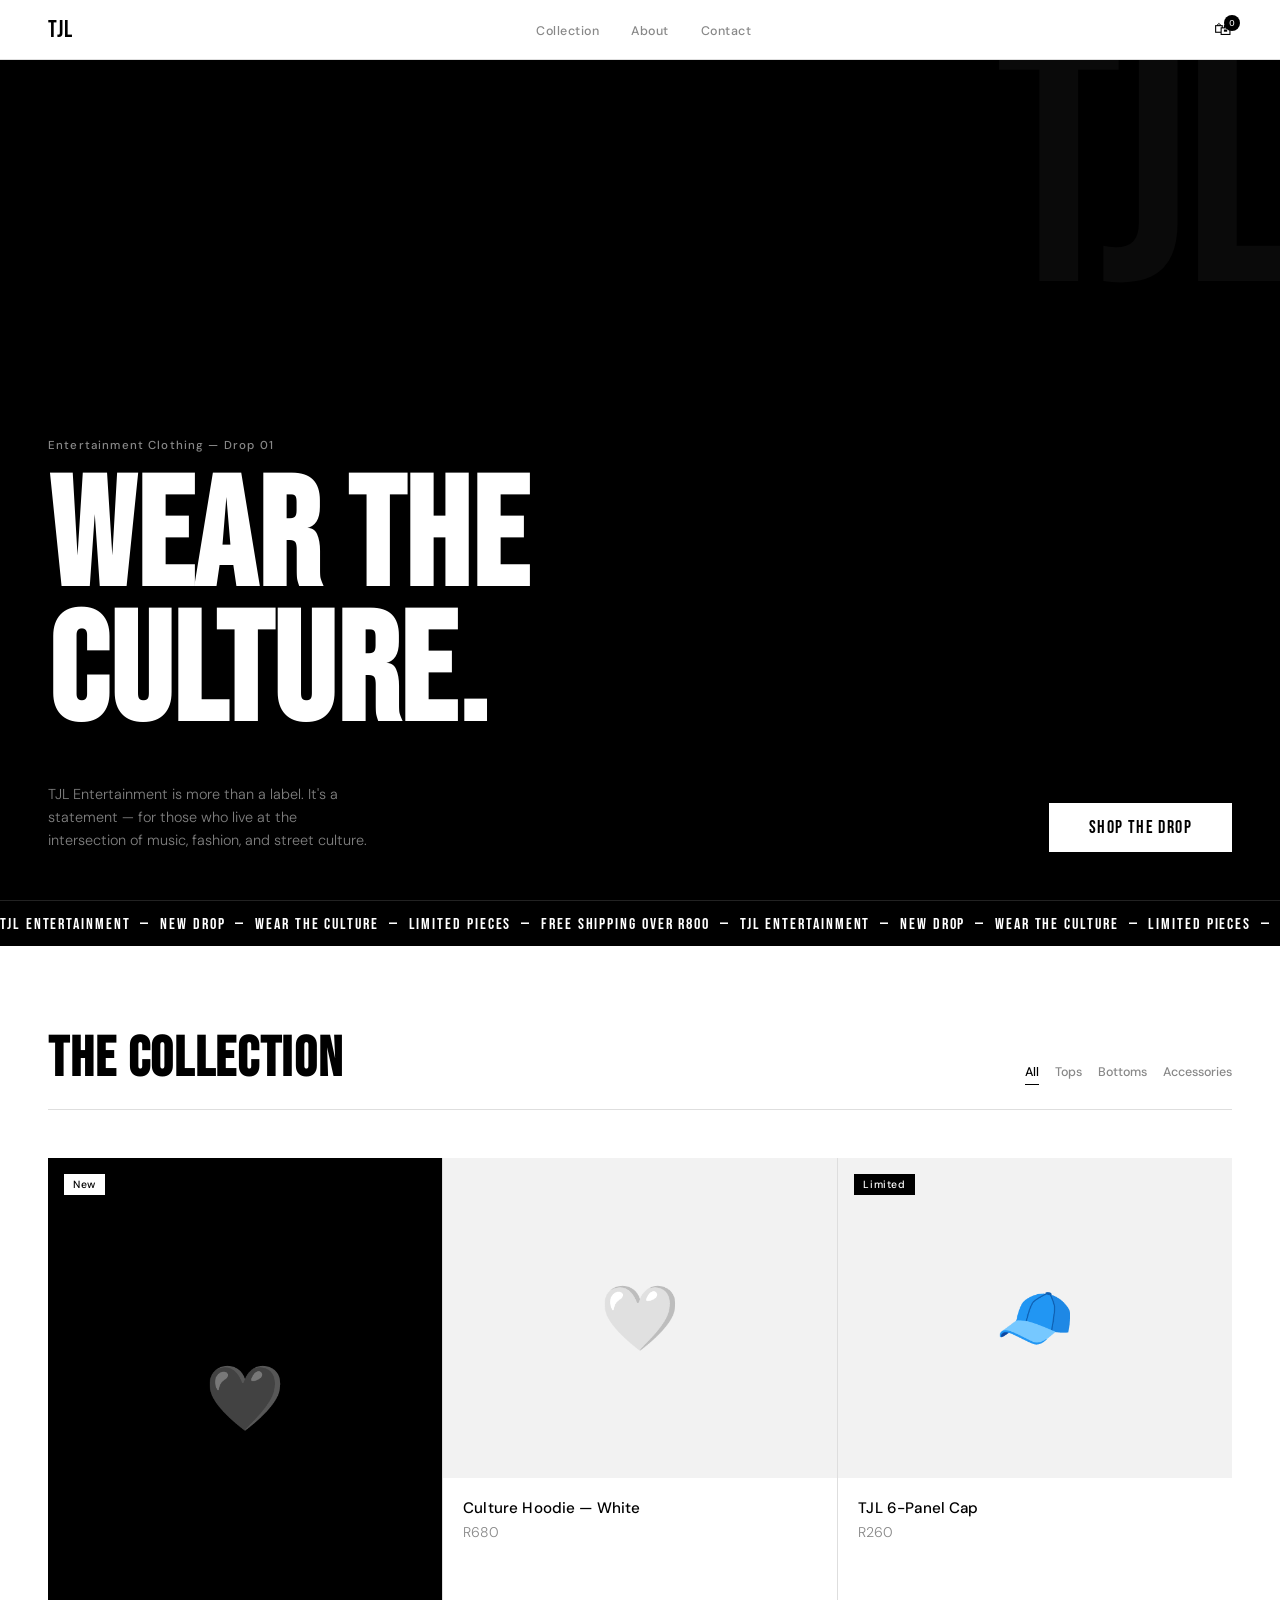
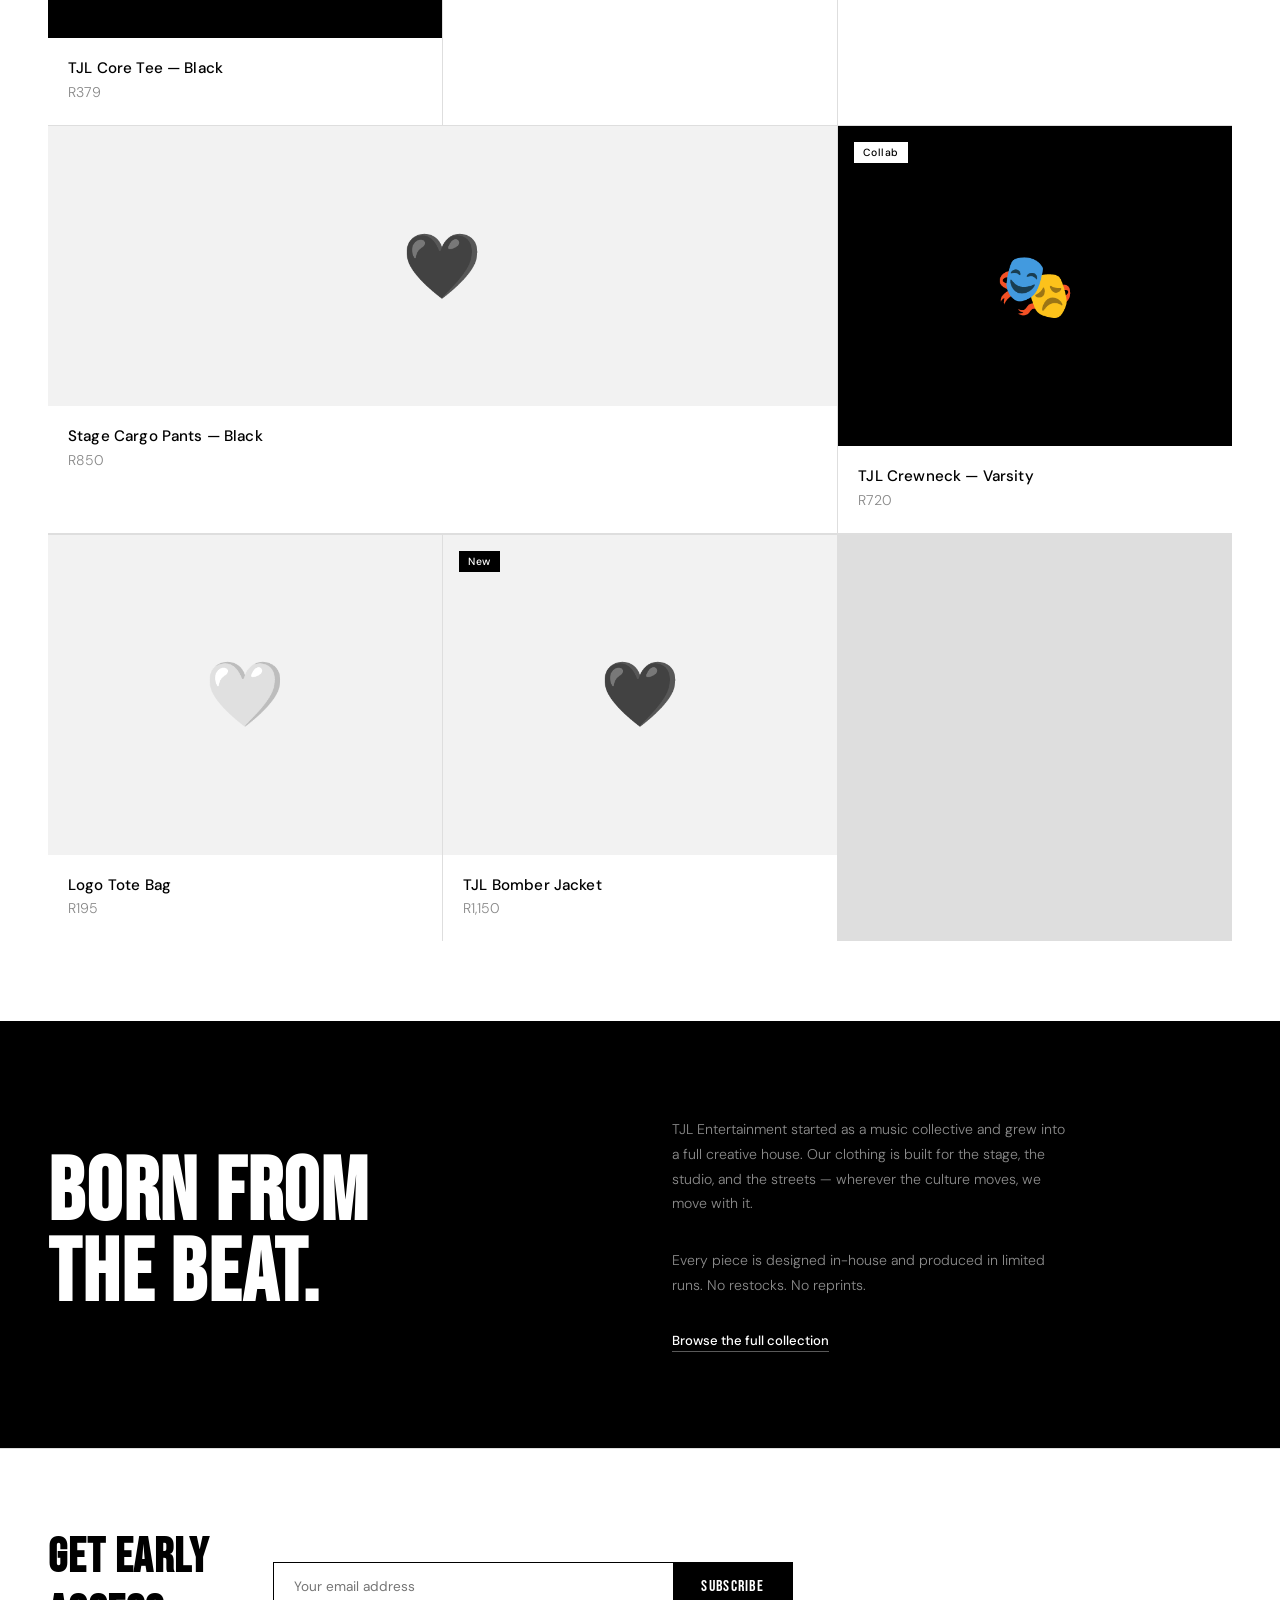
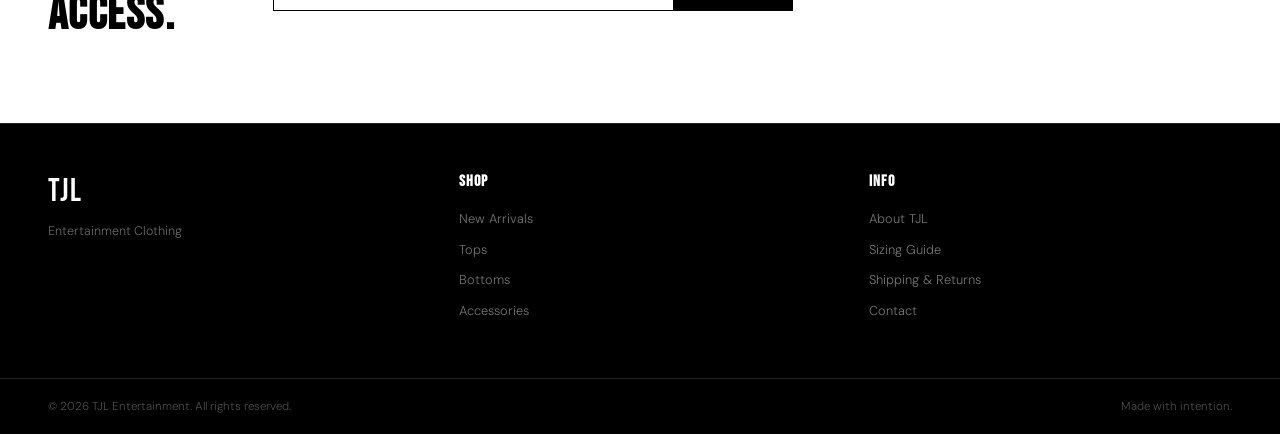
<file: tjl_clothing_shop.html>
<!DOCTYPE html>
<html lang="en">
<head>
<meta charset="UTF-8"/>
<meta name="viewport" content="width=device-width,initial-scale=1"/>
<link href="https://fonts.googleapis.com/css2?family=Bebas+Neue&family=DM+Sans:wght@300;400;500&display=swap" rel="stylesheet"/>
<style>
*,*::before,*::after{box-sizing:border-box;margin:0;padding:0}
:root{
  --black:#000;
  --white:#fff;
  --grey:#888;
  --light:#F2F2F2;
  --border:#DEDEDE;
  --ff-display:'Bebas Neue',Impact,sans-serif;
  --ff-body:'DM Sans',sans-serif;
}
html{font-size:16px;scroll-behavior:smooth}
body{background:var(--white);color:var(--black);font-family:var(--ff-body);font-weight:300;overflow-x:hidden}

/* CART BADGE */
.cart-count{
  position:absolute;
  top:-6px;right:-8px;
  background:var(--black);
  color:var(--white);
  font-size:0.6rem;
  font-weight:500;
  width:16px;height:16px;
  border-radius:50%;
  display:flex;align-items:center;justify-content:center;
}

/* NAV */
nav{
  position:fixed;top:0;left:0;right:0;
  z-index:100;
  background:var(--white);
  border-bottom:1px solid var(--border);
  padding:0 3rem;
  height:60px;
  display:flex;align-items:center;justify-content:space-between;
}
.nav-brand{
  font-family:var(--ff-display);
  font-size:1.5rem;
  letter-spacing:0.05em;
  color:var(--black);
  text-decoration:none;
}
.nav-links{list-style:none;display:flex;gap:2rem}
.nav-links a{
  font-size:0.78rem;
  font-weight:500;
  color:var(--grey);
  text-decoration:none;
  letter-spacing:0.04em;
  transition:color 0.18s;
}
.nav-links a:hover{color:var(--black)}
.nav-right{display:flex;align-items:center;gap:1.5rem}
.nav-icon{
  position:relative;
  background:none;border:none;
  cursor:pointer;font-size:1.1rem;
  color:var(--black);padding:0;
  line-height:1;
}
.cart-sidebar{
  position:fixed;top:0;right:-420px;
  width:420px;height:100vh;
  background:var(--white);
  border-left:1px solid var(--border);
  z-index:200;
  transition:right 0.35s cubic-bezier(0.4,0,0.2,1);
  display:flex;flex-direction:column;
  padding:2rem;
}
.cart-sidebar.open{right:0}
.cart-header{display:flex;justify-content:space-between;align-items:center;margin-bottom:2rem}
.cart-title{font-family:var(--ff-display);font-size:1.8rem;letter-spacing:0.04em}
.cart-close{background:none;border:none;font-size:1.4rem;cursor:pointer;color:var(--black)}
.cart-items{flex:1;overflow-y:auto}
.cart-empty{color:var(--grey);font-size:0.88rem;margin-top:1rem}
.cart-item{
  display:flex;gap:1rem;
  padding:1rem 0;
  border-bottom:1px solid var(--border);
  align-items:center;
}
.cart-item-img{
  width:64px;height:80px;
  background:var(--light);
  display:flex;align-items:center;justify-content:center;
  font-size:1.5rem;flex-shrink:0;
}
.cart-item-info{flex:1}
.cart-item-name{font-size:0.85rem;font-weight:500;margin-bottom:0.25rem}
.cart-item-price{font-size:0.8rem;color:var(--grey)}
.cart-item-remove{background:none;border:none;cursor:pointer;color:var(--grey);font-size:0.75rem;text-decoration:underline;margin-top:0.3rem;display:block}
.cart-footer{margin-top:1.5rem;border-top:1px solid var(--border);padding-top:1.5rem}
.cart-total{display:flex;justify-content:space-between;font-weight:500;font-size:0.9rem;margin-bottom:1.5rem}
.cart-checkout{
  width:100%;
  background:var(--black);color:var(--white);
  border:none;padding:16px;
  font-family:var(--ff-display);
  font-size:1.2rem;letter-spacing:0.08em;
  cursor:pointer;
  transition:opacity 0.2s;
}
.cart-checkout:hover{opacity:0.8}
.overlay{
  position:fixed;inset:0;background:rgba(0,0,0,0.35);
  z-index:150;opacity:0;pointer-events:none;transition:opacity 0.3s;
}
.overlay.visible{opacity:1;pointer-events:all}

/* HERO */
#hero{
  margin-top:60px;
  height:calc(100vh - 60px);
  min-height:520px;
  background:var(--black);
  display:flex;flex-direction:column;
  justify-content:flex-end;
  padding:3rem;
  position:relative;
  overflow:hidden;
}
.hero-watermark{
  position:absolute;
  top:-0.12em;right:-0.05em;
  font-family:var(--ff-display);
  font-size:clamp(12rem,28vw,22rem);
  color:rgba(255,255,255,0.04);
  line-height:0.9;
  pointer-events:none;
  user-select:none;
  letter-spacing:-0.02em;
}
.hero-tag{
  font-size:0.72rem;
  font-weight:500;
  color:var(--grey);
  letter-spacing:0.1em;
  margin-bottom:1.25rem;
}
#hero h1{
  font-family:var(--ff-display);
  font-size:clamp(4.5rem,12vw,10rem);
  line-height:0.88;
  letter-spacing:0.01em;
  color:var(--white);
  margin-bottom:2.5rem;
  max-width:900px;
}
.hero-bottom{
  display:flex;
  align-items:flex-end;
  justify-content:space-between;
  gap:2rem;
}
.hero-desc{
  font-size:0.9rem;
  color:rgba(255,255,255,0.5);
  line-height:1.6;
  max-width:320px;
}
.hero-cta{
  display:inline-block;
  background:var(--white);
  color:var(--black);
  font-family:var(--ff-display);
  font-size:1.1rem;
  letter-spacing:0.08em;
  padding:14px 40px;
  text-decoration:none;
  flex-shrink:0;
  transition:background 0.2s,color 0.2s;
}
.hero-cta:hover{background:var(--light)}

/* TICKER */
.ticker{
  background:var(--black);
  color:var(--white);
  padding:12px 0;
  overflow:hidden;
  white-space:nowrap;
  border-top:1px solid #222;
}
.ticker-inner{
  display:inline-block;
  animation:tick 25s linear infinite;
  font-family:var(--ff-display);
  font-size:1rem;
  letter-spacing:0.12em;
}
@keyframes tick{0%{transform:translateX(0)}100%{transform:translateX(-50%)}}

/* COLLECTION */
#collection{
  padding:5rem 3rem;
}
.section-header{
  display:flex;align-items:baseline;justify-content:space-between;
  margin-bottom:3rem;
  border-bottom:1px solid var(--border);
  padding-bottom:1rem;
}
.section-title{
  font-family:var(--ff-display);
  font-size:clamp(2rem,5vw,3.5rem);
  letter-spacing:0.03em;
}
.section-filter{
  display:flex;gap:1rem;
}
.filter-btn{
  background:none;border:none;
  font-family:var(--ff-body);
  font-size:0.78rem;
  font-weight:500;
  color:var(--grey);
  cursor:pointer;
  padding:4px 0;
  border-bottom:1.5px solid transparent;
  transition:color 0.18s,border-color 0.18s;
}
.filter-btn.active,.filter-btn:hover{color:var(--black);border-bottom-color:var(--black)}

/* ASYMMETRIC PRODUCT GRID */
.product-grid{
  display:grid;
  grid-template-columns:1fr 1fr 1fr;
  grid-template-rows:auto auto;
  gap:1.5px;
  background:var(--border);
}
.product-card{
  background:var(--white);
  display:flex;flex-direction:column;
  cursor:pointer;
  position:relative;
  overflow:hidden;
}
.product-card.wide{grid-column:span 2}
.product-card.tall .product-img{height:480px}
.product-card:hover .product-img-inner{transform:scale(1.04)}
.product-card:hover .add-to-cart-btn{opacity:1;transform:translateY(0)}
.product-img{
  height:320px;
  background:var(--light);
  overflow:hidden;
  position:relative;
  display:flex;align-items:center;justify-content:center;
}
.product-img-inner{
  width:100%;height:100%;
  display:flex;align-items:center;justify-content:center;
  transition:transform 0.4s cubic-bezier(0.4,0,0.2,1);
  font-size:4rem;
}
.product-card.dark-card .product-img{background:var(--black)}
.add-to-cart-btn{
  position:absolute;
  bottom:0;left:0;right:0;
  background:var(--black);
  color:var(--white);
  border:none;
  font-family:var(--ff-display);
  font-size:1rem;
  letter-spacing:0.1em;
  padding:14px;
  cursor:pointer;
  opacity:0;
  transform:translateY(8px);
  transition:opacity 0.25s,transform 0.25s;
}
.product-card.dark-card .add-to-cart-btn{background:var(--white);color:var(--black)}
.product-info{padding:1.25rem 1.25rem 1.5rem}
.product-name{
  font-weight:500;
  font-size:0.95rem;
  margin-bottom:0.3rem;
  letter-spacing:0.01em;
}
.product-price{
  font-size:0.88rem;
  color:var(--grey);
}
.product-badge{
  position:absolute;top:1rem;left:1rem;
  background:var(--black);
  color:var(--white);
  font-size:0.65rem;
  font-weight:500;
  padding:4px 9px;
  letter-spacing:0.06em;
}
.product-card.dark-card .product-badge{background:var(--white);color:var(--black)}

/* BRAND STRIP */
#brand-strip{
  background:var(--black);
  color:var(--white);
  padding:6rem 3rem;
  display:grid;
  grid-template-columns:1fr 1fr;
  gap:4rem;
  align-items:center;
}
.brand-heading{
  font-family:var(--ff-display);
  font-size:clamp(3rem,7vw,5.5rem);
  line-height:0.92;
  letter-spacing:0.02em;
}
.brand-body{
  font-size:0.88rem;
  color:rgba(255,255,255,0.55);
  line-height:1.75;
  margin-bottom:2rem;
  max-width:400px;
}
.brand-link{
  display:inline-block;
  color:var(--white);
  font-size:0.82rem;
  font-weight:500;
  text-decoration:none;
  border-bottom:1px solid rgba(255,255,255,0.35);
  padding-bottom:2px;
  transition:border-color 0.2s;
}
.brand-link:hover{border-color:var(--white)}

/* NEWSLETTER */
#newsletter{
  padding:5rem 3rem;
  border-top:1px solid var(--border);
  display:flex;align-items:center;gap:4rem;
}
.newsletter-heading{
  font-family:var(--ff-display);
  font-size:clamp(2rem,4vw,3rem);
  letter-spacing:0.03em;
  flex-shrink:0;
}
.newsletter-form{
  flex:1;display:flex;gap:0;
  border:1px solid var(--black);
  max-width:520px;
}
.newsletter-input{
  flex:1;
  border:none;outline:none;
  padding:14px 1.25rem;
  font-family:var(--ff-body);
  font-size:0.85rem;
  background:transparent;
}
.newsletter-submit{
  background:var(--black);color:var(--white);
  border:none;
  font-family:var(--ff-display);
  font-size:1rem;letter-spacing:0.08em;
  padding:14px 28px;
  cursor:pointer;
  white-space:nowrap;
  transition:opacity 0.2s;
}
.newsletter-submit:hover{opacity:0.8}

/* FOOTER */
footer{
  background:var(--black);
  color:var(--white);
  padding:3rem;
  display:grid;
  grid-template-columns:1fr 1fr 1fr;
  gap:3rem;
  border-top:1px solid #222;
}
.footer-brand{
  font-family:var(--ff-display);
  font-size:2rem;letter-spacing:0.06em;
  margin-bottom:0.75rem;
}
.footer-tagline{font-size:0.78rem;color:rgba(255,255,255,0.4)}
.footer-col h4{
  font-family:var(--ff-display);
  font-size:1rem;letter-spacing:0.06em;
  margin-bottom:1rem;
}
.footer-col ul{list-style:none}
.footer-col li{margin-bottom:0.6rem}
.footer-col a{
  color:rgba(255,255,255,0.45);
  text-decoration:none;
  font-size:0.8rem;
  transition:color 0.18s;
}
.footer-col a:hover{color:var(--white)}
.footer-bottom{
  background:var(--black);
  border-top:1px solid #222;
  padding:1.25rem 3rem;
  display:flex;justify-content:space-between;align-items:center;
}
.footer-copy{font-size:0.72rem;color:rgba(255,255,255,0.3)}

/* RESPONSIVE */
@media(max-width:900px){
  nav{padding:0 1.5rem}
  .nav-links{display:none}
  #hero{padding:2rem}
  .hero-watermark{font-size:clamp(8rem,35vw,14rem)}
  .hero-bottom{flex-direction:column;align-items:flex-start;gap:1.25rem}
  #collection{padding:3rem 1.5rem}
  .product-grid{grid-template-columns:1fr 1fr}
  .product-card.wide{grid-column:span 2}
  .product-card.tall .product-img{height:320px}
  #brand-strip{grid-template-columns:1fr;padding:3.5rem 1.5rem;gap:2rem}
  #newsletter{flex-direction:column;gap:1.5rem;padding:3rem 1.5rem}
  .newsletter-form{max-width:100%;width:100%}
  footer{grid-template-columns:1fr;padding:2.5rem 1.5rem}
  .footer-bottom{padding:1rem 1.5rem;flex-direction:column;gap:0.5rem;text-align:center}
  .cart-sidebar{width:100%;right:-100%}
}
@media(max-width:560px){
  .product-grid{grid-template-columns:1fr}
  .product-card.wide{grid-column:span 1}
  .section-filter{display:none}
  #hero h1{font-size:clamp(3.5rem,18vw,5.5rem)}
}
</style>
</head>
<body>

<!-- OVERLAY -->
<div class="overlay" id="overlay" onclick="closeCart()"></div>

<!-- CART SIDEBAR -->
<div class="cart-sidebar" id="cartSidebar">
  <div class="cart-header">
    <span class="cart-title">Your Bag</span>
    <button class="cart-close" onclick="closeCart()">✕</button>
  </div>
  <div class="cart-items" id="cartItems">
    <p class="cart-empty">Your bag is empty.</p>
  </div>
  <div class="cart-footer">
    <div class="cart-total"><span>Total</span><span id="cartTotal">R0.00</span></div>
    <button class="cart-checkout">Checkout</button>
  </div>
</div>

<!-- NAV -->
<nav>
  <a class="nav-brand" href="#">TJL</a>
  <ul class="nav-links">
    <li><a href="#collection">Collection</a></li>
    <li><a href="#brand-strip">About</a></li>
    <li><a href="#newsletter">Contact</a></li>
  </ul>
  <div class="nav-right">
    <button class="nav-icon" onclick="openCart()" aria-label="Open cart">
      🛍
      <span class="cart-count" id="cartCount">0</span>
    </button>
  </div>
</nav>

<!-- HERO -->
<section id="hero">
  <div class="hero-watermark" aria-hidden="true">TJL</div>
  <p class="hero-tag">Entertainment Clothing — Drop 01</p>
  <h1>Wear the<br/>Culture.</h1>
  <div class="hero-bottom">
    <p class="hero-desc">TJL Entertainment is more than a label. It's a statement — for those who live at the intersection of music, fashion, and street culture.</p>
    <a href="#collection" class="hero-cta">Shop the Drop</a>
  </div>
</section>

<!-- TICKER -->
<div class="ticker" aria-hidden="true">
  <span class="ticker-inner">
    TJL ENTERTAINMENT &nbsp;—&nbsp; NEW DROP &nbsp;—&nbsp; WEAR THE CULTURE &nbsp;—&nbsp; LIMITED PIECES &nbsp;—&nbsp; FREE SHIPPING OVER R800 &nbsp;—&nbsp; TJL ENTERTAINMENT &nbsp;—&nbsp; NEW DROP &nbsp;—&nbsp; WEAR THE CULTURE &nbsp;—&nbsp; LIMITED PIECES &nbsp;—&nbsp; FREE SHIPPING OVER R800 &nbsp;—&nbsp;
  </span>
</div>

<!-- COLLECTION -->
<section id="collection">
  <div class="section-header">
    <h2 class="section-title">The Collection</h2>
    <div class="section-filter">
      <button class="filter-btn active" onclick="filterProducts('all',this)">All</button>
      <button class="filter-btn" onclick="filterProducts('tops',this)">Tops</button>
      <button class="filter-btn" onclick="filterProducts('bottoms',this)">Bottoms</button>
      <button class="filter-btn" onclick="filterProducts('accessories',this)">Accessories</button>
    </div>
  </div>

  <div class="product-grid" id="productGrid">

    <div class="product-card tall dark-card" data-category="tops">
      <div class="product-img">
        <div class="product-img-inner">🖤</div>
        <span class="product-badge">New</span>
        <button class="add-to-cart-btn" onclick="addToCart('TJL Core Tee — Black',379)">Add to Bag</button>
      </div>
      <div class="product-info">
        <div class="product-name">TJL Core Tee — Black</div>
        <div class="product-price">R379</div>
      </div>
    </div>

    <div class="product-card" data-category="tops">
      <div class="product-img">
        <div class="product-img-inner">🤍</div>
        <button class="add-to-cart-btn" onclick="addToCart('Culture Hoodie — White',680)">Add to Bag</button>
      </div>
      <div class="product-info">
        <div class="product-name">Culture Hoodie — White</div>
        <div class="product-price">R680</div>
      </div>
    </div>

    <div class="product-card" data-category="accessories">
      <div class="product-img">
        <div class="product-img-inner">🧢</div>
        <span class="product-badge">Limited</span>
        <button class="add-to-cart-btn" onclick="addToCart('TJL 6-Panel Cap',260)">Add to Bag</button>
      </div>
      <div class="product-info">
        <div class="product-name">TJL 6-Panel Cap</div>
        <div class="product-price">R260</div>
      </div>
    </div>

    <div class="product-card wide" data-category="bottoms">
      <div class="product-img" style="height:280px">
        <div class="product-img-inner">🖤</div>
        <button class="add-to-cart-btn" onclick="addToCart('Stage Cargo Pants — Black',850)">Add to Bag</button>
      </div>
      <div class="product-info">
        <div class="product-name">Stage Cargo Pants — Black</div>
        <div class="product-price">R850</div>
      </div>
    </div>

    <div class="product-card dark-card" data-category="tops">
      <div class="product-img">
        <div class="product-img-inner">🎭</div>
        <span class="product-badge">Collab</span>
        <button class="add-to-cart-btn" onclick="addToCart('TJL Crewneck — Varsity',720)">Add to Bag</button>
      </div>
      <div class="product-info">
        <div class="product-name">TJL Crewneck — Varsity</div>
        <div class="product-price">R720</div>
      </div>
    </div>

    <div class="product-card" data-category="accessories">
      <div class="product-img">
        <div class="product-img-inner">🤍</div>
        <button class="add-to-cart-btn" onclick="addToCart('Logo Tote Bag',195)">Add to Bag</button>
      </div>
      <div class="product-info">
        <div class="product-name">Logo Tote Bag</div>
        <div class="product-price">R195</div>
      </div>
    </div>

    <div class="product-card" data-category="tops">
      <div class="product-img">
        <div class="product-img-inner">🖤</div>
        <span class="product-badge">New</span>
        <button class="add-to-cart-btn" onclick="addToCart('TJL Bomber Jacket',1150)">Add to Bag</button>
      </div>
      <div class="product-info">
        <div class="product-name">TJL Bomber Jacket</div>
        <div class="product-price">R1,150</div>
      </div>
    </div>

  </div>
</section>

<!-- BRAND STRIP -->
<section id="brand-strip">
  <h2 class="brand-heading">Born from<br/>the beat.</h2>
  <div>
    <p class="brand-body">TJL Entertainment started as a music collective and grew into a full creative house. Our clothing is built for the stage, the studio, and the streets — wherever the culture moves, we move with it.</p>
    <p class="brand-body">Every piece is designed in-house and produced in limited runs. No restocks. No reprints.</p>
    <a href="#collection" class="brand-link">Browse the full collection</a>
  </div>
</section>

<!-- NEWSLETTER -->
<section id="newsletter">
  <h2 class="newsletter-heading">Get early<br/>access.</h2>
  <form class="newsletter-form" onsubmit="handleNewsletter(event)">
    <input class="newsletter-input" type="email" placeholder="Your email address" required/>
    <button type="submit" class="newsletter-submit">Subscribe</button>
  </form>
</section>

<!-- FOOTER -->
<footer>
  <div>
    <div class="footer-brand">TJL</div>
    <div class="footer-tagline">Entertainment Clothing</div>
  </div>
  <div class="footer-col">
    <h4>Shop</h4>
    <ul>
      <li><a href="#collection">New Arrivals</a></li>
      <li><a href="#collection">Tops</a></li>
      <li><a href="#collection">Bottoms</a></li>
      <li><a href="#collection">Accessories</a></li>
    </ul>
  </div>
  <div class="footer-col">
    <h4>Info</h4>
    <ul>
      <li><a href="#">About TJL</a></li>
      <li><a href="#">Sizing Guide</a></li>
      <li><a href="#">Shipping & Returns</a></li>
      <li><a href="#">Contact</a></li>
    </ul>
  </div>
</footer>
<div class="footer-bottom">
  <span class="footer-copy">© 2026 TJL Entertainment. All rights reserved.</span>
  <span class="footer-copy">Made with intention.</span>
</div>

<script>
let cart=[];

function openCart(){
  document.getElementById('cartSidebar').classList.add('open');
  document.getElementById('overlay').classList.add('visible');
}
function closeCart(){
  document.getElementById('cartSidebar').classList.remove('open');
  document.getElementById('overlay').classList.remove('visible');
}

function addToCart(name,price){
  const existing=cart.find(i=>i.name===name);
  if(existing){existing.qty++}else{cart.push({name,price,qty:1,emoji:['🖤','🤍','🎭','🧢'][Math.floor(Math.random()*4)]})}
  renderCart();
  openCart();
}

function removeFromCart(name){
  cart=cart.filter(i=>i.name!==name);
  renderCart();
}

function renderCart(){
  const el=document.getElementById('cartItems');
  const countEl=document.getElementById('cartCount');
  const totalEl=document.getElementById('cartTotal');
  const total=cart.reduce((s,i)=>s+i.price*i.qty,0);
  const count=cart.reduce((s,i)=>s+i.qty,0);
  countEl.textContent=count;
  totalEl.textContent='R'+total.toLocaleString('en-ZA',{minimumFractionDigits:2});
  if(!cart.length){
    el.innerHTML='<p class="cart-empty">Your bag is empty.</p>';return;
  }
  el.innerHTML=cart.map(i=>`
    <div class="cart-item">
      <div class="cart-item-img">${i.emoji}</div>
      <div class="cart-item-info">
        <div class="cart-item-name">${i.name} ${i.qty>1?'<span style="color:var(--grey);font-size:0.75rem">×'+i.qty+'</span>':''}</div>
        <div class="cart-item-price">R${(i.price*i.qty).toLocaleString('en-ZA',{minimumFractionDigits:2})}</div>
        <button class="cart-item-remove" onclick="removeFromCart('${i.name}')">Remove</button>
      </div>
    </div>`).join('');
}

function filterProducts(cat,btn){
  document.querySelectorAll('.filter-btn').forEach(b=>b.classList.remove('active'));
  btn.classList.add('active');
  document.querySelectorAll('.product-card').forEach(c=>{
    const show=cat==='all'||c.dataset.category===cat;
    c.style.display=show?'flex':'none';
  });
}

function handleNewsletter(e){
  e.preventDefault();
  const btn=e.target.querySelector('button');
  btn.textContent='Subscribed ✓';
  btn.style.background='#333';
  setTimeout(()=>{btn.textContent='Subscribe';btn.style.background='';e.target.reset()},3000);
}
</script>
</body>
</html>
</file>
